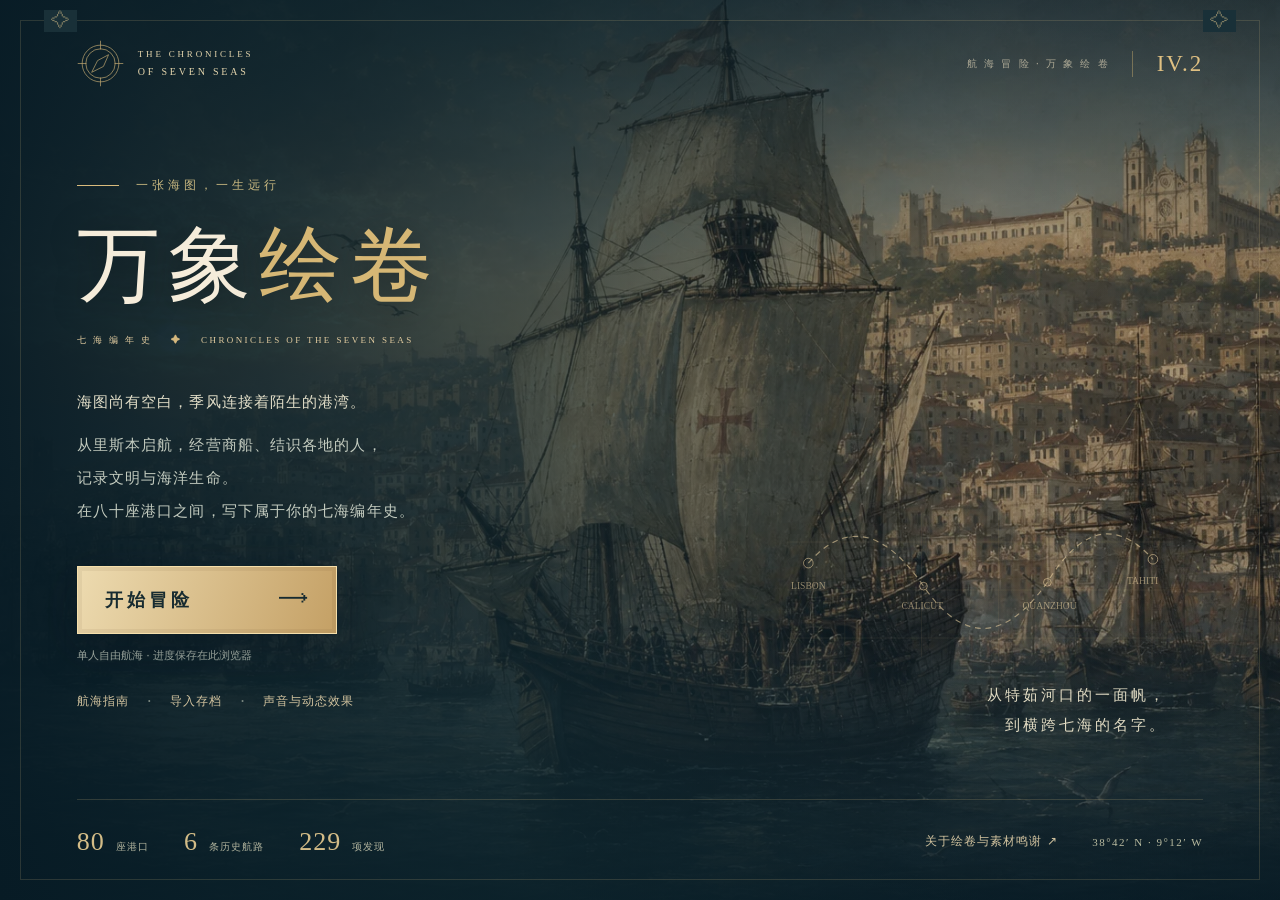
<file: index.html>
<!doctype html>
<html lang="zh-CN">
<head>
 <meta charset="utf-8"><meta name="viewport" content="width=device-width,initial-scale=1,viewport-fit=cover">
 <meta name="theme-color" content="#0b2028"><meta name="description" content="从里斯本启航，在80座港口之间经营商船、聆听历史、发现文明与海洋生命。免费单人航海冒险，本地保存进度。">
 <meta property="og:title" content="万象绘卷 · 航海家之书"><meta property="og:description" content="海图尚有空白，世界等待你的下一次扬帆。80座港口，160段城市篇章，六条历史航路，229项发现。"><meta property="og:type" content="website"><meta property="og:image" content="assets/legacy-harbor.f3a52f6e3a164f05.webp">
 <title>万象绘卷 · 航海家之书</title><link rel="icon" href="data:image/svg+xml,%3Csvg xmlns='http://www.w3.org/2000/svg' viewBox='0 0 64 64'%3E%3Crect width='64' height='64' rx='14' fill='%230b2028'/%3E%3Ccircle cx='32' cy='32' r='24' fill='none' stroke='%23d3b574'/%3E%3Cpath d='M43 18 36 36 20 46 27 27Z' fill='%23d3b574'/%3E%3C/svg%3E">
 <style>:root{color-scheme:dark;--title-gold:#d9bb7d;--title-cream:#f2e9d5;--title-ink:#091b24;--title-serif:"Palatino Linotype","Songti SC","Noto Serif CJK SC","SimSun",serif}
*{box-sizing:border-box}[hidden]{display:none!important}body{margin:0;background:var(--title-ink);color:var(--title-cream)}body.at-title{overflow:auto!important;font-family:system-ui,"Microsoft YaHei",sans-serif}button,a,input{touch-action:manipulation}button{font:inherit}button:focus-visible,a:focus-visible,input:focus-visible{outline:2px solid #ffe1a0;outline-offset:5px}button:disabled{cursor:wait;opacity:.6}
.title-screen{position:relative;isolation:isolate;min-height:100svh;overflow:hidden;padding:40px 6vw 26px;background:#0b2028}.title-scene,.title-frame,.title-painting,.title-vignette,.title-water,.title-mist{position:absolute;inset:0;pointer-events:none}.title-scene{z-index:-2;overflow:hidden}.title-painting{background:url('assets/legacy-harbor.f3a52f6e3a164f05.webp') center 48%/cover no-repeat;animation:title-drift 32s ease-in-out infinite alternate;filter:saturate(.76);transform:scale(1.04)}.title-vignette{background:linear-gradient(90deg,#071b25f7 0%,#0a2029dc 21%,#0d242cab 42%,#1027301a 77%),linear-gradient(0deg,#071a24f5 0%,#081b2540 33%,#071c2233 70%,#061822b8 100%)}.title-water{inset:66% -20% -15%;background:repeating-linear-gradient(174deg,transparent 0 24px,#ffdfaf0d 25px,transparent 28px 56px);filter:blur(2px);animation:water-drift 13s linear infinite}.title-mist{inset:36% -30% -20%;opacity:.35;background:radial-gradient(ellipse at 28% 75%,#d8e6d755,transparent 45%),radial-gradient(ellipse at 70% 60%,#c2d9d535,transparent 39%);filter:blur(32px);animation:mist-drift 24s ease-in-out infinite alternate}.mist-two{animation-delay:-17s;animation-duration:39s;opacity:.3;transform:scaleX(-1)}.title-frame{inset:20px;border:1px solid #d7be812b;z-index:-1}.title-frame:before,.title-frame:after{content:'✧';position:absolute;top:-11px;color:#dfc58a88;background:#193038;padding:0 7px;font:19px Georgia}.title-frame:before{left:23px}.title-frame:after{right:23px}.title-masthead{display:flex;align-items:center;justify-content:space-between;gap:25px}.title-wordmark{display:flex;align-items:center;gap:14px;text-decoration:none;color:#e4d5ad;letter-spacing:2.8px;font:9px/1.8 Georgia}.title-wordmark svg{height:47px;width:47px;fill:none;stroke:#c9ad74;stroke-width:.9}.title-wordmark b{font-weight:400;font-size:10px}.title-edition{display:flex;align-items:center;gap:22px;color:#e4d9bbad;font-size:10px;letter-spacing:2px}.title-edition i{font:23px Georgia;color:#dfc082;border-left:1px solid #e1be7460;padding-left:24px}.title-content{max-width:650px;margin:7vh 0 6vh;position:relative}.title-kicker{display:flex;align-items:center;gap:17px;font-size:12px;letter-spacing:4px;color:#c9b880;margin-bottom:22px}.title-kicker>span{width:42px;height:1px;background:var(--title-gold)}.title-content h1{font:clamp(58px,6.5vw,100px)/1.18 var(--title-serif);letter-spacing:8px;margin:0 0 18px;color:#f5ecda;font-weight:500;text-shadow:0 5px 35px #0006}.title-content h1 span{color:#d6b775}.title-subtitle{font:9px/1.8 Georgia,serif;letter-spacing:2.4px;color:#e2cca0}.title-subtitle b{padding:0 14px;color:#d5b77d}.title-story{margin:32px 0 30px;color:#c3cbbf;font:15px/2.2 var(--title-serif);letter-spacing:1.1px}.title-story p{margin:0 0 10px}.title-story p:first-child{color:#e3dfc9}.title-primary-row{display:flex;align-items:center;gap:25px;flex-wrap:wrap}.title-screen button{cursor:pointer;border:0}.title-start{position:relative;min-width:260px;display:flex;align-items:center;justify-content:space-between;gap:70px;padding:18px 27px;background:linear-gradient(110deg,#eddbb0,#c4a065);color:#172b30;border:1px solid #f5dfab!important;font:18px var(--title-serif)!important;font-weight:600!important;letter-spacing:4px;box-shadow:0 12px 45px #020b1759,inset 0 0 0 4px #59422012;transition:transform .25s,box-shadow .25s}.title-start:hover{transform:translateY(-2px);box-shadow:0 12px 45px #d7b56a25}.title-start>span:last-child{font:30px/1 Georgia;letter-spacing:0}.title-minor,.title-actions button,.title-footer button{padding:8px 0;background:none;color:#d2c39f;font-size:12px;letter-spacing:1px}.title-minor{text-decoration:underline;text-underline-offset:6px}.title-status{font-size:11px;line-height:1.7;color:#a8b3a9;margin:13px 0 19px;min-height:18px}.title-status.problem{color:#f0c496}.title-actions{display:flex;align-items:center;gap:18px;flex-wrap:wrap}.title-actions span{color:#76837c}.title-actions button:hover,.title-footer button:hover,.title-minor:hover{color:#ffe6b0}.title-save{display:flex;gap:14px;align-items:center;border-left:1px solid #cfb98066;padding:5px 0 5px 14px;margin:0 0 24px;color:#e4dabf}.title-save strong{font:15px var(--title-serif)}.title-save p{margin:6px 0 0;font-size:11px;color:#a4b5ae}.save-sigil{font:30px Georgia;color:var(--title-gold)}.title-chart{position:absolute;right:7vw;bottom:160px;width:min(33vw,440px);color:#e9d1a094}.title-chart svg{width:100%;height:auto}.chart-grid{opacity:.22;stroke-width:.6}.chart-route{stroke-dasharray:6 5;stroke-width:1.2;animation:route-flow 15s linear infinite}.title-chart p{text-align:right;font:15px/2 var(--title-serif);letter-spacing:3px;margin:0 23px 0 0;color:#e0dac2}.title-footer{display:flex;align-items:center;gap:34px;border-top:1px solid #cbb67e33;padding-top:25px;font-size:10px;color:#b2b49e;letter-spacing:1px}.title-counts{display:flex;gap:35px;flex:1}.title-counts span{white-space:nowrap}.title-counts b{font:26px Georgia;color:#d3bc87;padding-right:7px}.title-coordinate{font:11px Georgia;letter-spacing:1.5px;color:#b9bba0}.title-transition{position:fixed;inset:0;z-index:10000;display:flex;flex-direction:column;justify-content:center;align-items:center;background:radial-gradient(ellipse,#243c43,#081922 70%);color:#ead8ad}.transition-rose{font:90px Georgia;animation:rose-turn 9s linear infinite}.title-transition p{font:24px var(--title-serif);letter-spacing:7px}.title-transition small{color:#9baaa4;letter-spacing:3px}.title-dialog{padding:25px 30px 30px;max-width:min(620px,calc(100vw - 32px));max-height:85svh;border:1px solid #ac925a;background:linear-gradient(140deg,#213841,#11262f);color:#e5dfc9;box-shadow:0 25px 100px #000a;font-size:14px;line-height:1.9}.title-dialog::backdrop{background:#04121be6;backdrop-filter:blur(8px)}.title-dialog-head{display:flex;justify-content:space-between;align-items:center;color:#bca879;font-size:10px;letter-spacing:3px}.title-dialog button{cursor:pointer;background:transparent;color:#e2c78f;border:1px solid #ba9e615e;padding:10px 16px;margin:6px 6px 0 0;font:inherit}.title-dialog-head button{border:0;font-size:28px;padding:0 5px;margin:0}.title-dialog h2{font:26px var(--title-serif);color:#f0dfb8;letter-spacing:2px}.title-dialog h3{font:17px var(--title-serif);margin:20px 0 5px;color:#e0c995}.title-dialog p{color:#b7c7bf}.title-dialog ol{padding-left:22px}.title-dialog li{padding-left:6px;margin:13px 0}.title-dialog a{color:#ead2a0}.title-dialog .launch-confirm{background:#cfb27a;color:#112630}.title-dialog label{display:flex;align-items:center;gap:14px;padding:17px 0;border-bottom:1px solid #aeb9a51c;cursor:pointer}.title-dialog input{accent-color:#cfb27a;width:20px;height:20px;flex:none}.title-dialog label small{display:block;color:#9cafa7;font-size:12px}.title-noscript{position:fixed;bottom:0;left:0;right:0;padding:20px;background:#132933;z-index:20000;text-align:center}.at-title #toasts,.at-title .world-fx,.at-title #discoveryNotice{display:none!important}.at-title #gameRoot{display:none!important}#gameRoot{height:100dvh}.title-paused .title-screen *,.title-paused .title-transition *,.title-static .title-screen *,.title-static .title-transition *{animation-play-state:paused!important}.title-static .title-painting{transform:none}.title-static .title-mist,.title-static .title-water{display:none}
@keyframes title-drift{from{transform:scale(1.04) translateX(0)}to{transform:scale(1.09) translateX(-1%)}}@keyframes mist-drift{from{translate:-5% 0}to{translate:8% -3%}}@keyframes water-drift{to{transform:translateY(56px) translateX(30px)}}@keyframes route-flow{to{stroke-dashoffset:-220}}@keyframes rose-turn{to{transform:rotate(360deg)}}
@media(min-height:900px) and (min-width:1000px){.title-content{margin-top:10vh;margin-bottom:9vh}.title-story{margin-top:38px;margin-bottom:38px}}
@media(max-width:1050px){.title-chart{width:31vw;bottom:175px;opacity:.8}.title-coordinate{display:none}.title-content{max-width:590px}.title-vignette{background:linear-gradient(90deg,#071b25f7,#0a2029d0 38%,#0d242c55),linear-gradient(0deg,#071a24 0%,transparent 90%)}}
@media(max-width:700px){.title-screen{padding:27px 26px 25px;min-height:100svh}.title-frame{inset:12px}.title-masthead{gap:12px}.title-wordmark{gap:10px;font-size:7px;letter-spacing:1.8px}.title-wordmark b{font-size:8px}.title-wordmark svg{width:36px;height:36px}.title-edition{font-size:8px;letter-spacing:0;gap:10px}.title-edition i{padding-left:10px;font-size:20px}.title-painting{background-position:60% center}.title-vignette{background:linear-gradient(90deg,#071b25ef,#0a2029a6),linear-gradient(0deg,#071a24 0%,#071a24aa 28%,transparent 100%)}.title-content{margin:8vh 0 40px;max-width:none}.title-kicker{font-size:10px;letter-spacing:3px;margin-bottom:22px}.title-content h1{font-size:62px;letter-spacing:5px;margin-bottom:18px}.title-subtitle{font-size:7px;letter-spacing:1.2px}.title-subtitle b{padding:0 7px}.title-story{font-size:14px;line-height:2.2;letter-spacing:.5px;margin:27px 0}.title-start{min-width:245px;width:100%;padding:17px 23px;font-size:17px!important}.title-primary-row{gap:9px}.title-minor{font-size:11px}.title-actions{gap:12px}.title-actions button{font-size:11px}.title-chart{display:none}.title-footer{gap:16px;flex-wrap:wrap;padding-top:19px}.title-counts{gap:18px;flex-basis:100%;justify-content:space-between}.title-counts b{font-size:24px}.title-footer button{font-size:10px}.title-status{font-size:10px}.desktop-break{display:none}.title-dialog{padding:20px}.title-save{margin-bottom:18px}.title-save strong{font-size:14px}}
@media(prefers-reduced-motion:reduce){.title-screen *,.title-transition *{animation:none!important;transition:none!important}.title-mist,.title-water{display:none}}
</style>
 <link id="deferredGameStyles">
</head>
<body class="at-title">
 <section id="titleScreen" class="title-screen" aria-labelledby="adventureTitle">
  <div class="title-scene" aria-hidden="true"><div class="title-painting"></div><div class="title-water"></div><div class="title-mist mist-one"></div><div class="title-mist mist-two"></div><div class="title-vignette"></div></div>
  <div class="title-frame" aria-hidden="true"></div>
  <header class="title-masthead"><a class="title-wordmark" href="#adventureTitle"><svg viewBox="0 0 64 64" aria-hidden="true"><circle cx="32" cy="32" r="25"/><circle cx="32" cy="32" r="20"/><path d="M32 1v12m0 38v12M1 32h12m38 0h12M43 20 36 36 20 44 28 28Z"/></svg><span>THE CHRONICLES<br><b>OF SEVEN SEAS</b></span></a><span class="title-edition">航 海 冒 险 · 万 象 绘 卷 <i>IV.2</i></span></header>
  <main class="title-content">
   <p class="title-kicker"><span></span> 一张海图，一生远行</p>
   <h1 id="adventureTitle">万象<span>绘卷</span></h1>
   <p class="title-subtitle">七 海 编 年 史 <b>✦</b> CHRONICLES OF THE SEVEN SEAS</p>
   <div class="title-story"><p>海图尚有空白，季风连接着陌生的港湾。</p><p>从里斯本启航，经营商船、结识各地的人，<br class="desktop-break">记录文明与海洋生命。<br>在八十座港口之间，写下属于你的七海编年史。</p></div>
   <div class="title-save" id="titleSave" hidden><span class="save-sigil">✧</span><div><strong id="titleSaveLabel"></strong><p id="titleSaveDetail"></p></div></div>
   <div class="title-primary-row"><button id="startAdventure" class="title-start"><span id="startLabel">开始冒险</span><span aria-hidden="true">⟶</span></button><button id="newAdventure" class="title-minor" hidden>开始新冒险</button></div>
   <p id="titleStatus" class="title-status" role="status" aria-live="polite">单人自由航海 · 进度保存在此浏览器</p>
   <nav class="title-actions" aria-label="冒险准备"><button data-title="guide">航海指南</button><span>·</span><button data-title="import">导入存档</button><span>·</span><button data-title="preferences">声音与动态效果</button></nav>
  </main>
  <aside class="title-chart" aria-label="航海世界"><svg viewBox="0 0 440 190" aria-hidden="true"><g fill="none" stroke="currentColor"><path class="chart-grid" d="M20 50h400M20 100h400M20 150h400M80 20v150m80-150v150m80-150v150m80-150v150m80-150v150"/><path class="chart-route" d="M42 72Q100 6 162 96T291 92Q344 5 401 68"/><circle cx="42" cy="72" r="5"/><circle cx="162" cy="96" r="4"/><circle cx="291" cy="92" r="4"/><circle cx="401" cy="68" r="5"/></g><g fill="currentColor" font-size="10" font-family="Georgia"><text x="24" y="99">LISBON</text><text x="139" y="120">CALICUT</text><text x="265" y="120">QUANZHOU</text><text x="374" y="94">TAHITI</text></g></svg><p>从特茹河口的一面帆，<br>到横跨七海的名字。</p></aside>
  <footer class="title-footer"><div class="title-counts"><span><b>80</b> 座港口</span><span><b>6</b> 条历史航路</span><span><b>229</b> 项发现</span></div><button data-title="credits">关于绘卷与素材鸣谢 ↗</button><span class="title-coordinate">38°42′ N · 9°12′ W</span></footer>
 </section>
 <div id="gameRoot" hidden></div><template id="gameTemplate"><div class="app">
 <header class="topbar">
  <div class="brand"><div class="brand-mark" data-icon="compass"></div><div><h1>大航海时代<span>风与黄金</span></h1><p>THE AGE OF SAIL <b>·</b> WINDS & GOLD</p></div></div>
  <div class="resource-strip"><div class="resource money"><i data-icon="coin"></i><div><small>持有金币</small><strong id="gold">6,000</strong></div><span class="unit">G</span></div><div class="resource"><i data-icon="anchor"></i><div><small>航海补给</small><strong id="supplies">160 <em>/ 240</em></strong></div></div><div class="resource"><i data-icon="crew"></i><div><small>船员 / 士气</small><strong id="crew">24 <em>/ 86%</em></strong></div></div><div class="resource fame"><i data-icon="star"></i><div><small>航海声望</small><strong id="fame">0</strong></div></div></div>
  <div class="header-actions"><button class="icon-btn" id="soundButton" title="开启海风与音乐" aria-label="开启声音" data-icon="soundoff"></button><button class="icon-btn" id="saveButton" title="保存航程" aria-label="保存游戏" data-icon="save"></button><button class="icon-btn" id="helpButton" title="航海指南" aria-label="打开帮助" data-icon="help"></button></div>
 </header>
 <div class="workspace">
  <nav class="navrail" aria-label="主导航"><button class="nav-item active" data-view="map"><i data-icon="map"></i><span>海图</span></button><button class="nav-item" data-view="trade"><i data-icon="trade"></i><span>贸易</span></button><button class="nav-item" data-view="fleet"><i data-icon="ship"></i><span>舰队</span></button><button class="nav-item" data-view="quests"><i data-icon="scroll"></i><span>委托</span></button><button class="nav-item" data-view="journal"><i data-icon="book"></i><span>日志</span></button><div class="nav-spacer"></div><button class="nav-item" id="settingsButton"><i data-icon="settings"></i><span>设置</span></button><div class="rail-year">15<br>00</div></nav>
  <aside class="port-panel">
   <div class="section-label"><span>当前停泊港</span><span class="live-dot">港内</span></div>
   <div class="harbor-art"><img src="assets/legacy-harbor.f3a52f6e3a164f05.webp" alt="晨光中停泊在里斯本港的帆船"/><div class="art-shade"></div><span class="port-coordinate" id="portCoordinate">38°42′ N · 9°12′ W</span><div class="port-title"><span id="portNation">葡萄牙王国</span><h2 id="portName">里斯本</h2><p id="portEnglish">LISBON</p></div></div>
   <div class="port-body"><p id="portDescription" class="port-desc"></p><div class="port-meta"><span><i data-icon="trade"></i> 特产</span><strong id="portSpecial">葡萄酒</strong></div><div class="port-meta"><span><i data-icon="wind"></i> 今日海况</span><strong id="weatherText">东北风 · 风平浪静</strong></div>
   <div class="section-label facility-title">港口设施 <span>PORT SERVICES</span></div>
   <button class="facility" data-action="trade"><i data-icon="trade"></i><div><strong>交易所</strong><span>买卖货物 · 寻找商机</span></div><b>›</b></button>
   <button class="facility" data-action="shipyard"><i data-icon="ship"></i><div><strong>造船厂</strong><span>修理船体 · 改装船只</span></div><b>›</b></button>
   <button class="facility" data-action="tavern"><i data-icon="tavern"></i><div><strong>酒馆</strong><span>招募船员 · 打听消息</span></div><b>›</b></button>
   <button class="supply-button" id="supplyButton"><i data-icon="anchor"></i><span>补满航海物资</span><b id="supplyCost">240 G</b></button>
   </div><div class="captain-mini"><div class="captain-seal">A</div><div><strong>阿尔瓦罗 · 德·索萨</strong><span id="captainRank">初出茅庐的航海家</span></div><span class="captain-star">✦</span></div>
  </aside>
  <main class="map-workspace">
   <div class="map-header"><div><i data-icon="map"></i><span>世界海图</span><small>CHARTA MARINA</small></div><button id="portListButton" class="text-button">港口索引 <i data-icon="chevron"></i></button></div>
   <div class="map-stage" id="mapStage"><canvas id="worldMap" aria-label="世界海图，可拖动缩放并点击港口选择航线"></canvas>
    <div class="map-topline"><span><b class="live-dot"></b> <span id="seaLocation">北大西洋 · 东部海域</span></span><span id="discoveryCount">已发现 1 / 21 港口</span></div>
    <div class="tutorial" id="tutorial"><i data-icon="compass"></i><div><strong>世界在海的另一边。</strong><p>点击海图上的港口，规划你的第一段航程。</p></div><button id="dismissTutorial" aria-label="关闭提示">×</button></div>
    <div class="map-legend"><span><b class="legend-dot home"></b> 当前港口</span><span><b class="legend-dot known"></b> 已发现</span><span><b class="legend-dot unknown"></b> 未探索</span></div>
    <div class="zoom-controls"><button id="zoomIn" aria-label="放大地图">＋</button><button id="zoomOut" aria-label="缩小地图">−</button><span></span><button id="centerMap" aria-label="定位船只" title="定位船只" data-icon="target"></button><button id="worldView" aria-label="世界全图" title="世界全图" data-icon="globe"></button></div>
    <div class="map-scale"><span></span><small id="mapScale">500 海里</small></div>
    <div id="mapTooltip" class="map-tooltip" hidden></div>
    <div class="voyage-banner" id="voyageBanner" hidden><div class="voyage-heading"><i data-icon="ship"></i><strong id="voyageTitle">正在航行</strong><button id="pauseVoyage" title="暂停航行">暂停</button><button id="speedVoyage" title="航行速度">1×</button></div><div class="progress-track"><span id="voyageProgress"></span></div><p id="voyageStatus"></p></div>
   </div>
   <section class="route-panel" id="routePanel"><div class="route-info"><div class="eyebrow">下一段旅程 <span id="routeRegion">选择目的地</span></div><div class="route-names"><span id="routeFrom">里斯本</span><i data-icon="route"></i><strong id="routeTo">驶向未知</strong></div><p id="routeHint">点击港口，或从港口索引中选择目的地</p></div><div class="route-metrics"><div><small>预计航程</small><strong id="routeDays">—<em> 天</em></strong></div><div><small>消耗补给</small><strong id="routeSupply">—<em> 单位</em></strong></div></div><button class="primary sail-button" id="sailButton" disabled><i data-icon="ship"></i><span>扬帆起航</span><b>→</b></button></section>
  </main>
  <aside class="right-panel"><section class="date-card"><span class="eyebrow">船长历</span><div><strong id="gameDate">1500 年 6 月 1 日</strong><i data-icon="sun"></i></div><p><span id="dayCount">旅程第 1 天</span><span id="season">夏 · 顺风时节</span></p></section>
   <section class="ship-card"><div class="section-label">旗舰 <button class="text-button" data-action="fleet">详情 ↗</button></div><div class="ship-art" id="shipArt"></div><h3>圣加布里埃尔号</h3><p class="ship-type">CARAVEL <span>轻型卡拉维尔帆船</span></p><div class="stat-row"><span>船体耐久</span><strong id="hullLabel">100 / 100</strong></div><div class="meter"><span id="hullBar"></span></div><div class="stat-row cargo-stat"><span>货舱占用</span><strong id="cargoLabel">0 / 80</strong></div><div class="meter gold-meter"><span id="cargoBar"></span></div><div class="ship-mini-stats"><span><i data-icon="wind"></i><b id="shipSpeed">8.0</b> 节</span><span><i data-icon="battle"></i><b id="shipGuns">8</b> 门炮</span></div></section>
   <section class="quest-preview"><div class="section-label">航海委托 <button class="text-button" data-action="quests">全部 ↗</button></div><div id="nextQuest"></div></section>
   <section class="log-preview"><div class="section-label">航海日志 <i data-icon="book"></i></div><div id="recentLogs"></div></section>
   <div class="right-footer"><span class="live-dot">自动记录航程</span><span>✧</span></div>
  </aside>
 </div>
 <footer class="statusbar"><span><b>✦</b> 愿季风与你同在，船长。</span><span id="statusMessage">拖动探索海图 · 滚轮缩放 · 空格暂停航行</span><span>风与黄金 <b>·</b> 1.0</span></footer>
</div>
<div class="modal-overlay" id="modalOverlay" hidden><section class="modal" id="modal" role="dialog" aria-modal="true" aria-labelledby="modalTitle"><div class="modal-header"><div><span class="eyebrow" id="modalEyebrow">CAPTAIN'S DESK</span><h2 id="modalTitle"></h2></div><button class="icon-btn close-modal" id="closeModal" aria-label="关闭窗口">×</button></div><div id="modalBody" class="modal-body"></div></section></div>
<div id="toasts" class="toasts" role="status" aria-live="polite"></div>
<input type="file" id="importFile" accept="application/json,.json" hidden></template>
 <div class="title-transition" id="titleTransition" hidden aria-live="polite"><div class="transition-rose">✧</div><p>正在展开海图</p><small>愿季风与你同在，船长。</small></div>
 <dialog id="titleDialog" class="title-dialog" aria-labelledby="titleDialogHeading"><div class="title-dialog-head"><span>启 航 之 前</span><button id="closeTitleDialog" aria-label="关闭">×</button></div><h2 id="titleDialogHeading"></h2><div id="titleDialogBody"></div></dialog>
 <input id="titleImport" type="file" accept="application/json,.json" hidden>
 <noscript><div class="title-noscript">这段航海冒险需要启用 JavaScript。启用后重新打开页面即可开始。</div></noscript>
 
 <script id="runtimeConfig" type="application/json">{"version":4,"release":"4.2","ports":{"lisbon":"里斯本","seville":"塞维利亚","madeira":"马德拉","london":"伦敦","amsterdam":"阿姆斯特丹","marseille":"马赛","venice":"威尼斯","athens":"雅典","alexandria":"亚历山大","canary":"加那利","elmina":"埃尔米纳","cape":"好望角","zanzibar":"桑给巴尔","calicut":"卡利卡特","goa":"果阿","malacca":"马六甲","macau":"澳门","nagasaki":"长崎","santo":"圣多明各","havana":"哈瓦那","azores":"亚速尔","ceuta":"休达","guangzhou":"广州","zhangzhou":"漳州月港","fuzhou":"福州","wenzhou":"温州","ningbo":"宁波","hangzhou":"杭州湾","shanghai":"上海浦","dengzhou":"登州","haikou":"海口","hakata":"博多","hirado":"平户","kagoshima":"鹿儿岛","shimonoseki":"下关","osaka":"大坂","edo":"江户","naha":"那霸","porto":"波尔图","bordeaux":"波尔多","plymouth":"普利茅斯","dublin":"都柏林","bergen":"卑尔根","copenhagen":"哥本哈根","stockholm":"斯德哥尔摩","danzig":"但泽","genoa":"热那亚","naples":"那不勒斯","tunis":"突尼斯","algiers":"阿尔及尔","istanbul":"伊斯坦布尔","rhodes":"罗得岛","beirut":"贝鲁特","mogadishu":"摩加迪沙","mombasa":"蒙巴萨","kilwa":"基尔瓦","mozambiquePort":"莫桑比克岛","aden":"亚丁","muscat":"马斯喀特","hormuz":"霍尔木兹","surat":"苏拉特","cochin":"科钦","galle":"加勒","aceh":"亚齐","bantam":"万丹","manila":"马尼拉","ternate":"特尔纳特","quanzhou":"泉州","sakai":"堺","salvador":"萨尔瓦多","rio":"里约热内卢","buenos":"布宜诺斯艾利斯","cartagena":"卡塔赫纳","veracruz":"韦拉克鲁斯","sanjuan":"圣胡安","stjohn":"圣约翰斯","valparaiso":"瓦尔帕莱索","callao":"卡亚俄","ushuaia":"火地岛锚地","tahiti":"塔希提"},"style":"assets/game.5182401880c0b365.css","runtime":"assets/game.5c873a3a278a0f8d.js"}</script><script>/* The title reads summaries only. No game code, time or autosave before entry. */
(()=>{
 'use strict';
 const config=JSON.parse(document.getElementById('runtimeConfig').textContent),SAVE='winds-and-gold-save-v1',PREF='seven-seas-preferences-v4';
 const $=id=>document.getElementById(id),dialog=$('titleDialog');
 let prefs={sound:false,motion:!matchMedia('(prefers-reduced-motion: reduce)').matches,instantText:false},snapshot=null,loading=false,runtimePromise=null,pendingImport=null,storageReadable=true;
 const diagnostics=window.VoyageDiagnostics={version:4,errors:[],resources:[],runtimeLoads:0,entries:0};
 window.addEventListener('error',e=>{if(e.target!==window){diagnostics.resources.push({tag:e.target.tagName,url:e.target.src||e.target.href||''});}else diagnostics.errors.push(String(e.message));},true);
 window.addEventListener('unhandledrejection',e=>diagnostics.errors.push(String(e.reason?.message||e.reason)));
 try{const saved=JSON.parse(localStorage.getItem(PREF)||'null');if(saved)for(const key of Object.keys(prefs))if(typeof saved[key]==='boolean')prefs[key]=saved[key];}catch{}
 function applyPreferences(){document.body.classList.toggle('title-static',!prefs.motion);}
 function setPreference(key,value){if(!(key in prefs))return;prefs[key]=!!value;applyPreferences();try{localStorage.setItem(PREF,JSON.stringify(prefs));}catch{}}
 function status(text,problem=false){$('titleStatus').textContent=text;$('titleStatus').classList.toggle('problem',problem);}
 function readSnapshot(){
  let raw;try{raw=localStorage.getItem(SAVE);storageReadable=true;}catch{storageReadable=false;return{error:'此浏览器暂不允许读取本地存档。进入后请使用导出功能保存航程。',raw:null};}
  if(!raw)return null;
  try{const data=JSON.parse(raw);if(!data||!config.ports[data.port]||!Number.isFinite(data.day)||!Array.isArray(data.visited))throw Error();return{raw,data};}
  catch{return{raw,error:'旧存档未能读取，原始数据已保留。你可以先导出备份，再导入存档或开始新冒险。'};}
 }
 function refreshTitle(){
  snapshot=readSnapshot();$('titleSave').hidden=!snapshot?.data;$('newAdventure').hidden=!snapshot?.data;
  $('startLabel').textContent=snapshot?.data?'继续航程':snapshot?.error&&snapshot.raw?'处理旧存档':'开始冒险';
  if(snapshot?.data){const s=snapshot.data;const date=new Date(Date.UTC(1500,5,1+s.day));$('titleSaveLabel').textContent=(s.voyage?'海上 · 前往 '+(config.ports[s.voyage.to]||'目的地'):'停泊 · '+config.ports[s.port]);$('titleSaveDetail').textContent=date.getUTCFullYear()+' 年 '+(date.getUTCMonth()+1)+' 月 '+date.getUTCDate()+' 日 · 已到访 '+s.visited.length+' / 80 港口';}
  status(snapshot?.error||'单人自由航海 · 进度保存在此浏览器',!!snapshot?.error);
 }
 function showDialog(title,html){$('titleDialogHeading').textContent=title;$('titleDialogBody').innerHTML=html;if(!dialog.open)dialog.showModal();}
 function downloadRaw(raw,name='七海编年史-存档备份.json'){if(!raw){status('暂无可导出的本地存档。');return;}const url=URL.createObjectURL(new Blob([raw],{type:'application/json'})),a=document.createElement('a');a.href=url;a.download=name;a.click();setTimeout(()=>URL.revokeObjectURL(url),2000);}
 function backupBeforeReplace(){let raw;try{raw=localStorage.getItem(SAVE);}catch{return;}if(!raw)return;try{localStorage.setItem(SAVE+'-backup-'+Date.now(),raw);}catch{throw Error('浏览器无法保存覆盖前的备份。请先导出原存档并释放本地存储空间，再继续。');}}
 function confirmNew(){showDialog('让新的航程翻开第一页',`<p>新冒险将从里斯本开始，并替代此网址的当前存档。你可以先导出备份，之后随时导入继续原来的航程。</p><p>确认后也会在浏览器内保留一份覆盖前备份。</p><button data-title="export">导出原存档</button><button data-title="cancel">保留原航程</button><button class="launch-confirm" data-title="confirm-new">确认开始新冒险</button>`);}
 async function loadRuntime(){
  if(window.SailingRuntime)return;
  if(runtimePromise)return runtimePromise;
  diagnostics.runtimeLoads++;
  runtimePromise=(async()=>{
   if(!$('gameRoot').childElementCount)$('gameRoot').append($('gameTemplate').content.cloneNode(true));
   const style=$('deferredGameStyles');if(style?.tagName==='TEMPLATE'){document.head.append(style.content.cloneNode(true));style.remove();}
   else if(style){await new Promise((resolve,reject)=>{if(style.dataset.loaded)return resolve();style.onload=()=>{style.dataset.loaded='1';resolve();};style.onerror=()=>reject(Error('游戏样式加载失败，请重试。'));style.rel='stylesheet';style.href=config.style;});}
   // Artwork custom properties are consumed in inline styles. Resolve their URLs
   // against the external stylesheet once, so both CSS and inline users agree.
   if(config.style){const root=document.documentElement,computed=getComputedStyle(root),base=new URL(config.style,document.baseURI);for(let i=0;i<computed.length;i++){const name=computed[i];if(!name.startsWith('--art-'))continue;const value=computed.getPropertyValue(name),match=value.match(/url\(["']?([^"')]+)["']?\)/);if(match)root.style.setProperty(name,`url("${new URL(match[1],base).href}")`);}}
   await new Promise((resolve,reject)=>{const inline=$('deferredGameRuntime'),script=document.createElement('script');script.id='activeGameRuntime';if(inline){script.textContent=inline.textContent;document.body.append(script);resolve();}else{script.src=config.runtime;script.onload=resolve;script.onerror=()=>{script.remove();reject(Error('游戏内容加载失败，请检查连接后重试。'));};document.body.append(script);}});
   if(!window.SailingRuntime)throw Error('游戏未能初始化，请刷新重试。原存档未被修改。');
  })();
  try{await runtimePromise;}catch(error){runtimePromise=null;throw error;}
 }
 async function enter(mode){
  if(loading)return;loading=true;$('startAdventure').disabled=true;$('newAdventure').disabled=true;
  status('正在准备你的航程…');$('titleTransition').hidden=false;if(dialog.open)dialog.close();
  try{
   await loadRuntime();
   // Read again after loading, in case another tab saved while assets arrived.
   let candidate=null;if(mode==='continue'||mode==='first'){const latest=readSnapshot();if(mode==='continue'||latest){if(!latest?.data)throw Error(latest?.error||'没有可继续的存档。');candidate=window.SailingRuntime.validate(latest.data);}}
   if(mode==='import'){if(!pendingImport)throw Error('尚未选择存档。');candidate=window.SailingRuntime.validate(pendingImport);}
   if(mode==='new'||mode==='import')backupBeforeReplace();
   if(prefs.motion)await new Promise(resolve=>setTimeout(resolve,450));
   $('gameRoot').hidden=false;document.body.classList.remove('at-title');
   window.SailingRuntime.start(candidate,prefs);diagnostics.entries++;pendingImport=null;
   $('titleScreen').hidden=true;document.body.classList.add('title-paused');
   document.getElementById('portListButton')?.focus();
  }catch(error){$('gameRoot').hidden=true;document.body.classList.add('at-title');$('titleScreen').hidden=false;status(error.message,true);if(mode==='continue')showDialog('存档需要处理',`<p>完整校验没有通过。原始存档仍然保留，建议先导出，再尝试其他存档。</p><button data-title="export">导出原存档</button><button data-title="new">开始新冒险</button><button data-title="cancel">返回标题</button>`);}
  finally{loading=false;$('startAdventure').disabled=false;$('newAdventure').disabled=false;$('titleTransition').hidden=true;}
 }
 function preferences(){showDialog('按照你的节奏启航',`<p>声音由你主动开启。浏览器暂时不能播放时，也不影响冒险。</p><label><input type="checkbox" data-pref="sound" ${prefs.sound?'checked':''}><span>海风与航海音乐<small>进入航程后播放，可随时在右上角关闭</small></span></label><label><input type="checkbox" data-pref="motion" ${prefs.motion?'checked':''}><span>海雾、航线与过渡动画<small>关闭后保留静态主景，系统的减少动态效果设置也会生效</small></span></label><label><input type="checkbox" data-pref="instantText" ${prefs.instantText?'checked':''}><span>对话直接显示整句<small>也可随时展开当前话题的完整内容</small></span></label>`);}
 const actions={
  guide:()=>showDialog('第一段冒险，从这里开始',`<ol><li><strong>聆听城市篇章。</strong>抵港后打开“城市篇章”，与当地人物交谈，亲自接下委托。</li><li><strong>备好补给。</strong>港口的“补满航海物资”可购买食物与淡水；造船厂可以修理与升级。</li><li><strong>组织考察。</strong>在港口设施或任务目标旁进入。每次通常消耗一天、四补给，开始前会列明费用和值勤影响；结束后查看实际结果与章节进度。</li><li><strong>规划航线，扬帆出航。</strong>点击海图港口或“港口索引”。空格暂停航行；窄屏可从索引打开当前港口服务。</li><li><strong>递交与收藏。</strong>目标完成后回到篇章递交。图鉴、成就和人物册会记录沿途收获。完整对话只展示当前话题，不会替你接任务或领取奖励。</li></ol><p>此游戏以历史资料和原创剧情构成自由航海世界，跨时代图像与札记均有说明。存档保存在当前浏览器；换网址或设备时，请导出再导入。</p>`),
  preferences,import:()=>$('titleImport').click(),export:()=>{let raw;try{raw=localStorage.getItem(SAVE);}catch{}downloadRaw(raw);},new:confirmNew,'confirm-new':()=>enter('new'),cancel:()=>dialog.close(),
  'confirm-import':()=>enter('import'),
  credits:()=>showDialog('每一幅绘卷，都有来处',`<p>万象绘卷 · 航海家之书 v4.2，是一款以历史港口、海上贸易与探索收藏为主题的原创单人网页游戏。</p><p>收录 80 座港口、160 段城市篇章、6 条历史航路与 48 个航路章节、229 项图鉴、46 项成就和 92 条人物图像映射。城市四类长篇话题附有史料来源；人物与委托属于原创叙事，后世史实另作札记。</p><p>开场海港为项目保留的 AI 辅助原创绘画。画册使用公有领域或按许可标注的历史画作、照片及原创素材；部分人物的艺术借用差异有单独说明。</p><p>进入游戏，在人物册、图鉴详情与“画作与致谢”中可查看作者、原作、许可及借用说明。在线与离线版本使用同一份游戏源码。</p>`)
 };
 $('startAdventure').addEventListener('click',()=>{snapshot=readSnapshot();if(snapshot?.raw&&snapshot.error)confirmNew();else enter(snapshot?.data?'continue':'first');});
 $('newAdventure').addEventListener('click',confirmNew);$('closeTitleDialog').addEventListener('click',()=>dialog.close());
 document.addEventListener('click',event=>{const button=event.target.closest('button[data-title]');if(button&&!button.disabled&&!loading)actions[button.dataset.title]?.();});
 document.addEventListener('change',event=>{const key=event.target.dataset.pref;if(key)setPreference(key,event.target.checked);});
 $('titleImport').addEventListener('change',async event=>{const file=event.target.files[0];event.target.value='';if(!file)return;try{if(file.size>2000000)throw Error('请选择游戏导出的 JSON 存档（不超过 2 MB）。');const candidate=JSON.parse(await file.text());if(!candidate||!config.ports[candidate.port]||!Number.isFinite(candidate.day))throw Error('文件不含可识别的航程摘要。');pendingImport=candidate;showDialog('接续另一段航程',`<p>导入后会替代当前存档，确认时将进行完整校验并保留覆盖前备份。</p><p id="importSummary"></p><button data-title="export">先导出原存档</button><button data-title="cancel">取消</button><button class="launch-confirm" data-title="confirm-import">确认导入并继续</button>`);$('importSummary').textContent=config.ports[candidate.port]+' · 旅程第 '+(candidate.day+1)+' 天';}catch(error){pendingImport=null;status('导入失败：'+error.message,true);}});
 document.addEventListener('visibilitychange',()=>document.body.classList.toggle('title-paused',document.hidden||$('titleScreen').hidden));
 window.addEventListener('storage',event=>{if(event.key===SAVE&&!$('titleScreen').hidden)refreshTitle();});
 window.VoyageTitle={setPreference,returnToTitle(){if(!window.SailingRuntime?.pause())return;document.body.classList.add('at-title');document.body.classList.toggle('title-paused',document.hidden);$('gameRoot').hidden=true;$('titleScreen').hidden=false;refreshTitle();$('startAdventure').focus();},preferences:()=>({...prefs})};
 applyPreferences();refreshTitle();
})();
</script>
</body>
</html>
</file>
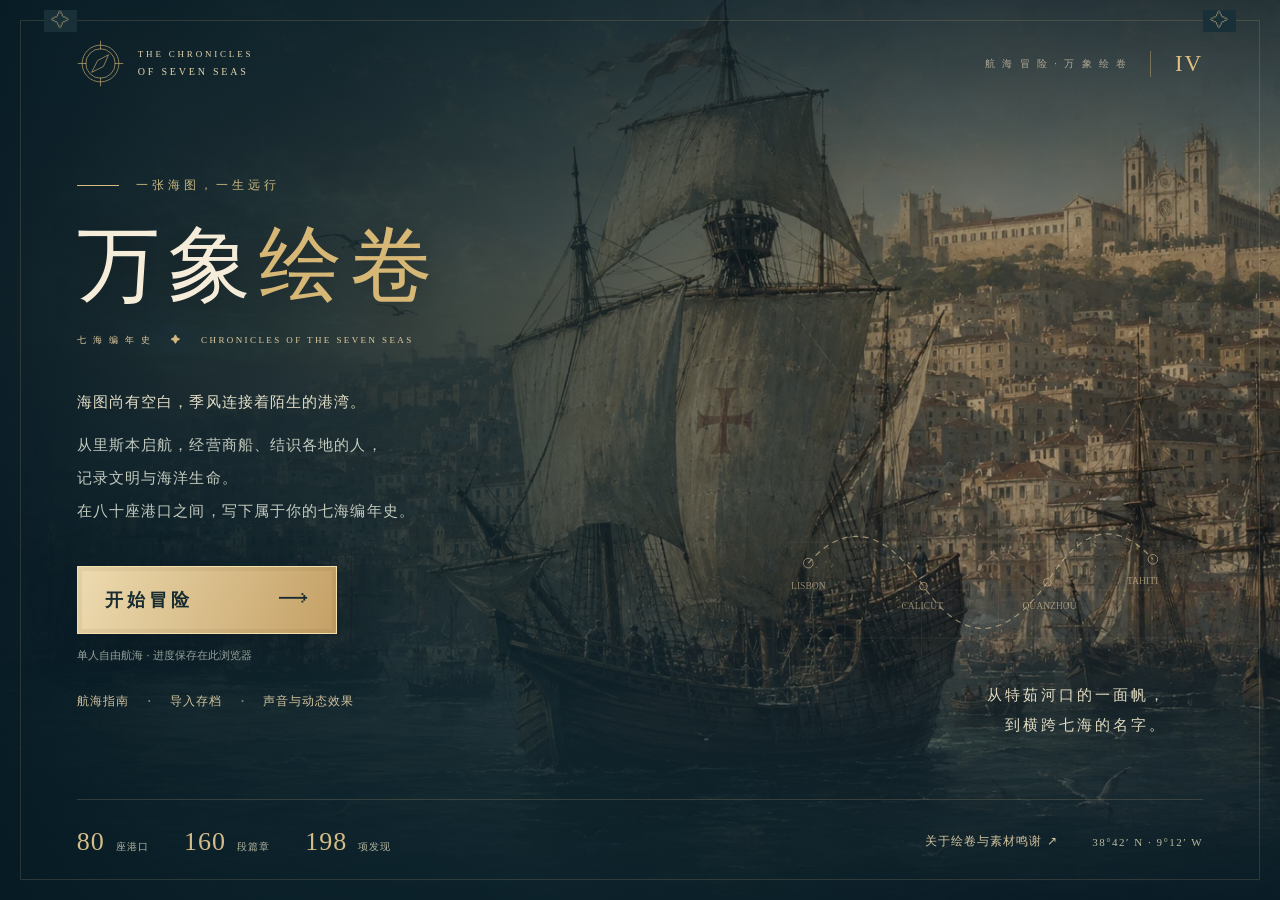
<file: preview-v41/index.html>
<!doctype html>
<html lang="zh-CN">
<head>
 <meta charset="utf-8"><meta name="viewport" content="width=device-width,initial-scale=1,viewport-fit=cover">
 <meta name="theme-color" content="#0b2028"><meta name="description" content="从里斯本启航，在80座港口之间经营商船、聆听历史、发现文明与海洋生命。免费单人航海冒险，本地保存进度。">
 <meta property="og:title" content="万象绘卷 · 七海编年史"><meta property="og:description" content="海图尚有空白，世界等待你的下一次扬帆。80座港口，160段城市篇章，198项发现。"><meta property="og:type" content="website"><meta property="og:image" content="assets/legacy-harbor.f3a52f6e3a164f05.webp">
 <title>万象绘卷 · 七海编年史</title><link rel="icon" href="data:image/svg+xml,%3Csvg xmlns='http://www.w3.org/2000/svg' viewBox='0 0 64 64'%3E%3Crect width='64' height='64' rx='14' fill='%230b2028'/%3E%3Ccircle cx='32' cy='32' r='24' fill='none' stroke='%23d3b574'/%3E%3Cpath d='M43 18 36 36 20 46 27 27Z' fill='%23d3b574'/%3E%3C/svg%3E">
 <style>:root{color-scheme:dark;--title-gold:#d9bb7d;--title-cream:#f2e9d5;--title-ink:#091b24;--title-serif:"Palatino Linotype","Songti SC","Noto Serif CJK SC","SimSun",serif}
*{box-sizing:border-box}[hidden]{display:none!important}body{margin:0;background:var(--title-ink);color:var(--title-cream)}body.at-title{overflow:auto!important;font-family:system-ui,"Microsoft YaHei",sans-serif}button,a,input{touch-action:manipulation}button{font:inherit}button:focus-visible,a:focus-visible,input:focus-visible{outline:2px solid #ffe1a0;outline-offset:5px}button:disabled{cursor:wait;opacity:.6}
.title-screen{position:relative;isolation:isolate;min-height:100svh;overflow:hidden;padding:40px 6vw 26px;background:#0b2028}.title-scene,.title-frame,.title-painting,.title-vignette,.title-water,.title-mist{position:absolute;inset:0;pointer-events:none}.title-scene{z-index:-2;overflow:hidden}.title-painting{background:url('assets/legacy-harbor.f3a52f6e3a164f05.webp') center 48%/cover no-repeat;animation:title-drift 32s ease-in-out infinite alternate;filter:saturate(.76);transform:scale(1.04)}.title-vignette{background:linear-gradient(90deg,#071b25f7 0%,#0a2029dc 21%,#0d242cab 42%,#1027301a 77%),linear-gradient(0deg,#071a24f5 0%,#081b2540 33%,#071c2233 70%,#061822b8 100%)}.title-water{inset:66% -20% -15%;background:repeating-linear-gradient(174deg,transparent 0 24px,#ffdfaf0d 25px,transparent 28px 56px);filter:blur(2px);animation:water-drift 13s linear infinite}.title-mist{inset:36% -30% -20%;opacity:.35;background:radial-gradient(ellipse at 28% 75%,#d8e6d755,transparent 45%),radial-gradient(ellipse at 70% 60%,#c2d9d535,transparent 39%);filter:blur(32px);animation:mist-drift 24s ease-in-out infinite alternate}.mist-two{animation-delay:-17s;animation-duration:39s;opacity:.3;transform:scaleX(-1)}.title-frame{inset:20px;border:1px solid #d7be812b;z-index:-1}.title-frame:before,.title-frame:after{content:'✧';position:absolute;top:-11px;color:#dfc58a88;background:#193038;padding:0 7px;font:19px Georgia}.title-frame:before{left:23px}.title-frame:after{right:23px}.title-masthead{display:flex;align-items:center;justify-content:space-between;gap:25px}.title-wordmark{display:flex;align-items:center;gap:14px;text-decoration:none;color:#e4d5ad;letter-spacing:2.8px;font:9px/1.8 Georgia}.title-wordmark svg{height:47px;width:47px;fill:none;stroke:#c9ad74;stroke-width:.9}.title-wordmark b{font-weight:400;font-size:10px}.title-edition{display:flex;align-items:center;gap:22px;color:#e4d9bbad;font-size:10px;letter-spacing:2px}.title-edition i{font:23px Georgia;color:#dfc082;border-left:1px solid #e1be7460;padding-left:24px}.title-content{max-width:650px;margin:7vh 0 6vh;position:relative}.title-kicker{display:flex;align-items:center;gap:17px;font-size:12px;letter-spacing:4px;color:#c9b880;margin-bottom:22px}.title-kicker>span{width:42px;height:1px;background:var(--title-gold)}.title-content h1{font:clamp(58px,6.5vw,100px)/1.18 var(--title-serif);letter-spacing:8px;margin:0 0 18px;color:#f5ecda;font-weight:500;text-shadow:0 5px 35px #0006}.title-content h1 span{color:#d6b775}.title-subtitle{font:9px/1.8 Georgia,serif;letter-spacing:2.4px;color:#e2cca0}.title-subtitle b{padding:0 14px;color:#d5b77d}.title-story{margin:32px 0 30px;color:#c3cbbf;font:15px/2.2 var(--title-serif);letter-spacing:1.1px}.title-story p{margin:0 0 10px}.title-story p:first-child{color:#e3dfc9}.title-primary-row{display:flex;align-items:center;gap:25px;flex-wrap:wrap}.title-screen button{cursor:pointer;border:0}.title-start{position:relative;min-width:260px;display:flex;align-items:center;justify-content:space-between;gap:70px;padding:18px 27px;background:linear-gradient(110deg,#eddbb0,#c4a065);color:#172b30;border:1px solid #f5dfab!important;font:18px var(--title-serif)!important;font-weight:600!important;letter-spacing:4px;box-shadow:0 12px 45px #020b1759,inset 0 0 0 4px #59422012;transition:transform .25s,box-shadow .25s}.title-start:hover{transform:translateY(-2px);box-shadow:0 12px 45px #d7b56a25}.title-start>span:last-child{font:30px/1 Georgia;letter-spacing:0}.title-minor,.title-actions button,.title-footer button{padding:8px 0;background:none;color:#d2c39f;font-size:12px;letter-spacing:1px}.title-minor{text-decoration:underline;text-underline-offset:6px}.title-status{font-size:11px;line-height:1.7;color:#a8b3a9;margin:13px 0 19px;min-height:18px}.title-status.problem{color:#f0c496}.title-actions{display:flex;align-items:center;gap:18px;flex-wrap:wrap}.title-actions span{color:#76837c}.title-actions button:hover,.title-footer button:hover,.title-minor:hover{color:#ffe6b0}.title-save{display:flex;gap:14px;align-items:center;border-left:1px solid #cfb98066;padding:5px 0 5px 14px;margin:0 0 24px;color:#e4dabf}.title-save strong{font:15px var(--title-serif)}.title-save p{margin:6px 0 0;font-size:11px;color:#a4b5ae}.save-sigil{font:30px Georgia;color:var(--title-gold)}.title-chart{position:absolute;right:7vw;bottom:160px;width:min(33vw,440px);color:#e9d1a094}.title-chart svg{width:100%;height:auto}.chart-grid{opacity:.22;stroke-width:.6}.chart-route{stroke-dasharray:6 5;stroke-width:1.2;animation:route-flow 15s linear infinite}.title-chart p{text-align:right;font:15px/2 var(--title-serif);letter-spacing:3px;margin:0 23px 0 0;color:#e0dac2}.title-footer{display:flex;align-items:center;gap:34px;border-top:1px solid #cbb67e33;padding-top:25px;font-size:10px;color:#b2b49e;letter-spacing:1px}.title-counts{display:flex;gap:35px;flex:1}.title-counts span{white-space:nowrap}.title-counts b{font:26px Georgia;color:#d3bc87;padding-right:7px}.title-coordinate{font:11px Georgia;letter-spacing:1.5px;color:#b9bba0}.title-transition{position:fixed;inset:0;z-index:10000;display:flex;flex-direction:column;justify-content:center;align-items:center;background:radial-gradient(ellipse,#243c43,#081922 70%);color:#ead8ad}.transition-rose{font:90px Georgia;animation:rose-turn 9s linear infinite}.title-transition p{font:24px var(--title-serif);letter-spacing:7px}.title-transition small{color:#9baaa4;letter-spacing:3px}.title-dialog{padding:25px 30px 30px;max-width:min(620px,calc(100vw - 32px));max-height:85svh;border:1px solid #ac925a;background:linear-gradient(140deg,#213841,#11262f);color:#e5dfc9;box-shadow:0 25px 100px #000a;font-size:14px;line-height:1.9}.title-dialog::backdrop{background:#04121be6;backdrop-filter:blur(8px)}.title-dialog-head{display:flex;justify-content:space-between;align-items:center;color:#bca879;font-size:10px;letter-spacing:3px}.title-dialog button{cursor:pointer;background:transparent;color:#e2c78f;border:1px solid #ba9e615e;padding:10px 16px;margin:6px 6px 0 0;font:inherit}.title-dialog-head button{border:0;font-size:28px;padding:0 5px;margin:0}.title-dialog h2{font:26px var(--title-serif);color:#f0dfb8;letter-spacing:2px}.title-dialog h3{font:17px var(--title-serif);margin:20px 0 5px;color:#e0c995}.title-dialog p{color:#b7c7bf}.title-dialog ol{padding-left:22px}.title-dialog li{padding-left:6px;margin:13px 0}.title-dialog a{color:#ead2a0}.title-dialog .launch-confirm{background:#cfb27a;color:#112630}.title-dialog label{display:flex;align-items:center;gap:14px;padding:17px 0;border-bottom:1px solid #aeb9a51c;cursor:pointer}.title-dialog input{accent-color:#cfb27a;width:20px;height:20px;flex:none}.title-dialog label small{display:block;color:#9cafa7;font-size:12px}.title-noscript{position:fixed;bottom:0;left:0;right:0;padding:20px;background:#132933;z-index:20000;text-align:center}.at-title #toasts,.at-title .world-fx,.at-title #discoveryNotice{display:none!important}.at-title #gameRoot{display:none!important}#gameRoot{height:100dvh}.title-paused .title-screen *,.title-paused .title-transition *,.title-static .title-screen *,.title-static .title-transition *{animation-play-state:paused!important}.title-static .title-painting{transform:none}.title-static .title-mist,.title-static .title-water{display:none}
@keyframes title-drift{from{transform:scale(1.04) translateX(0)}to{transform:scale(1.09) translateX(-1%)}}@keyframes mist-drift{from{translate:-5% 0}to{translate:8% -3%}}@keyframes water-drift{to{transform:translateY(56px) translateX(30px)}}@keyframes route-flow{to{stroke-dashoffset:-220}}@keyframes rose-turn{to{transform:rotate(360deg)}}
@media(min-height:900px) and (min-width:1000px){.title-content{margin-top:10vh;margin-bottom:9vh}.title-story{margin-top:38px;margin-bottom:38px}}
@media(max-width:1050px){.title-chart{width:31vw;bottom:175px;opacity:.8}.title-coordinate{display:none}.title-content{max-width:590px}.title-vignette{background:linear-gradient(90deg,#071b25f7,#0a2029d0 38%,#0d242c55),linear-gradient(0deg,#071a24 0%,transparent 90%)}}
@media(max-width:700px){.title-screen{padding:27px 26px 25px;min-height:100svh}.title-frame{inset:12px}.title-masthead{gap:12px}.title-wordmark{gap:10px;font-size:7px;letter-spacing:1.8px}.title-wordmark b{font-size:8px}.title-wordmark svg{width:36px;height:36px}.title-edition{font-size:8px;letter-spacing:0;gap:10px}.title-edition i{padding-left:10px;font-size:20px}.title-painting{background-position:60% center}.title-vignette{background:linear-gradient(90deg,#071b25ef,#0a2029a6),linear-gradient(0deg,#071a24 0%,#071a24aa 28%,transparent 100%)}.title-content{margin:8vh 0 40px;max-width:none}.title-kicker{font-size:10px;letter-spacing:3px;margin-bottom:22px}.title-content h1{font-size:62px;letter-spacing:5px;margin-bottom:18px}.title-subtitle{font-size:7px;letter-spacing:1.2px}.title-subtitle b{padding:0 7px}.title-story{font-size:14px;line-height:2.2;letter-spacing:.5px;margin:27px 0}.title-start{min-width:245px;width:100%;padding:17px 23px;font-size:17px!important}.title-primary-row{gap:9px}.title-minor{font-size:11px}.title-actions{gap:12px}.title-actions button{font-size:11px}.title-chart{display:none}.title-footer{gap:16px;flex-wrap:wrap;padding-top:19px}.title-counts{gap:18px;flex-basis:100%;justify-content:space-between}.title-counts b{font-size:24px}.title-footer button{font-size:10px}.title-status{font-size:10px}.desktop-break{display:none}.title-dialog{padding:20px}.title-save{margin-bottom:18px}.title-save strong{font-size:14px}}
@media(prefers-reduced-motion:reduce){.title-screen *,.title-transition *{animation:none!important;transition:none!important}.title-mist,.title-water{display:none}}
</style>
 <link id="deferredGameStyles">
</head>
<body class="at-title">
 <section id="titleScreen" class="title-screen" aria-labelledby="adventureTitle">
  <div class="title-scene" aria-hidden="true"><div class="title-painting"></div><div class="title-water"></div><div class="title-mist mist-one"></div><div class="title-mist mist-two"></div><div class="title-vignette"></div></div>
  <div class="title-frame" aria-hidden="true"></div>
  <header class="title-masthead"><a class="title-wordmark" href="#adventureTitle"><svg viewBox="0 0 64 64" aria-hidden="true"><circle cx="32" cy="32" r="25"/><circle cx="32" cy="32" r="20"/><path d="M32 1v12m0 38v12M1 32h12m38 0h12M43 20 36 36 20 44 28 28Z"/></svg><span>THE CHRONICLES<br><b>OF SEVEN SEAS</b></span></a><span class="title-edition">航 海 冒 险 · 万 象 绘 卷 <i>IV</i></span></header>
  <main class="title-content">
   <p class="title-kicker"><span></span> 一张海图，一生远行</p>
   <h1 id="adventureTitle">万象<span>绘卷</span></h1>
   <p class="title-subtitle">七 海 编 年 史 <b>✦</b> CHRONICLES OF THE SEVEN SEAS</p>
   <div class="title-story"><p>海图尚有空白，季风连接着陌生的港湾。</p><p>从里斯本启航，经营商船、结识各地的人，<br class="desktop-break">记录文明与海洋生命。<br>在八十座港口之间，写下属于你的七海编年史。</p></div>
   <div class="title-save" id="titleSave" hidden><span class="save-sigil">✧</span><div><strong id="titleSaveLabel"></strong><p id="titleSaveDetail"></p></div></div>
   <div class="title-primary-row"><button id="startAdventure" class="title-start"><span id="startLabel">开始冒险</span><span aria-hidden="true">⟶</span></button><button id="newAdventure" class="title-minor" hidden>开始新冒险</button></div>
   <p id="titleStatus" class="title-status" role="status" aria-live="polite">单人自由航海 · 进度保存在此浏览器</p>
   <nav class="title-actions" aria-label="冒险准备"><button data-title="guide">航海指南</button><span>·</span><button data-title="import">导入存档</button><span>·</span><button data-title="preferences">声音与动态效果</button></nav>
  </main>
  <aside class="title-chart" aria-label="航海世界"><svg viewBox="0 0 440 190" aria-hidden="true"><g fill="none" stroke="currentColor"><path class="chart-grid" d="M20 50h400M20 100h400M20 150h400M80 20v150m80-150v150m80-150v150m80-150v150m80-150v150"/><path class="chart-route" d="M42 72Q100 6 162 96T291 92Q344 5 401 68"/><circle cx="42" cy="72" r="5"/><circle cx="162" cy="96" r="4"/><circle cx="291" cy="92" r="4"/><circle cx="401" cy="68" r="5"/></g><g fill="currentColor" font-size="10" font-family="Georgia"><text x="24" y="99">LISBON</text><text x="139" y="120">CALICUT</text><text x="265" y="120">QUANZHOU</text><text x="374" y="94">TAHITI</text></g></svg><p>从特茹河口的一面帆，<br>到横跨七海的名字。</p></aside>
  <footer class="title-footer"><div class="title-counts"><span><b>80</b> 座港口</span><span><b>160</b> 段篇章</span><span><b>198</b> 项发现</span></div><button data-title="credits">关于绘卷与素材鸣谢 ↗</button><span class="title-coordinate">38°42′ N · 9°12′ W</span></footer>
 </section>
 <div id="gameRoot" hidden></div><template id="gameTemplate"><div class="app">
 <header class="topbar">
  <div class="brand"><div class="brand-mark" data-icon="compass"></div><div><h1>大航海时代<span>风与黄金</span></h1><p>THE AGE OF SAIL <b>·</b> WINDS & GOLD</p></div></div>
  <div class="resource-strip"><div class="resource money"><i data-icon="coin"></i><div><small>持有金币</small><strong id="gold">6,000</strong></div><span class="unit">G</span></div><div class="resource"><i data-icon="anchor"></i><div><small>航海补给</small><strong id="supplies">160 <em>/ 240</em></strong></div></div><div class="resource"><i data-icon="crew"></i><div><small>船员 / 士气</small><strong id="crew">24 <em>/ 86%</em></strong></div></div><div class="resource fame"><i data-icon="star"></i><div><small>航海声望</small><strong id="fame">0</strong></div></div></div>
  <div class="header-actions"><button class="icon-btn" id="soundButton" title="开启海风与音乐" aria-label="开启声音" data-icon="soundoff"></button><button class="icon-btn" id="saveButton" title="保存航程" aria-label="保存游戏" data-icon="save"></button><button class="icon-btn" id="helpButton" title="航海指南" aria-label="打开帮助" data-icon="help"></button></div>
 </header>
 <div class="workspace">
  <nav class="navrail" aria-label="主导航"><button class="nav-item active" data-view="map"><i data-icon="map"></i><span>海图</span></button><button class="nav-item" data-view="trade"><i data-icon="trade"></i><span>贸易</span></button><button class="nav-item" data-view="fleet"><i data-icon="ship"></i><span>舰队</span></button><button class="nav-item" data-view="quests"><i data-icon="scroll"></i><span>委托</span></button><button class="nav-item" data-view="journal"><i data-icon="book"></i><span>日志</span></button><div class="nav-spacer"></div><button class="nav-item" id="settingsButton"><i data-icon="settings"></i><span>设置</span></button><div class="rail-year">15<br>00</div></nav>
  <aside class="port-panel">
   <div class="section-label"><span>当前停泊港</span><span class="live-dot">港内</span></div>
   <div class="harbor-art"><img src="assets/legacy-harbor.f3a52f6e3a164f05.webp" alt="晨光中停泊在里斯本港的帆船"/><div class="art-shade"></div><span class="port-coordinate" id="portCoordinate">38°42′ N · 9°12′ W</span><div class="port-title"><span id="portNation">葡萄牙王国</span><h2 id="portName">里斯本</h2><p id="portEnglish">LISBON</p></div></div>
   <div class="port-body"><p id="portDescription" class="port-desc"></p><div class="port-meta"><span><i data-icon="trade"></i> 特产</span><strong id="portSpecial">葡萄酒</strong></div><div class="port-meta"><span><i data-icon="wind"></i> 今日海况</span><strong id="weatherText">东北风 · 风平浪静</strong></div>
   <div class="section-label facility-title">港口设施 <span>PORT SERVICES</span></div>
   <button class="facility" data-action="trade"><i data-icon="trade"></i><div><strong>交易所</strong><span>买卖货物 · 寻找商机</span></div><b>›</b></button>
   <button class="facility" data-action="shipyard"><i data-icon="ship"></i><div><strong>造船厂</strong><span>修理船体 · 改装船只</span></div><b>›</b></button>
   <button class="facility" data-action="tavern"><i data-icon="tavern"></i><div><strong>酒馆</strong><span>招募船员 · 打听消息</span></div><b>›</b></button>
   <button class="supply-button" id="supplyButton"><i data-icon="anchor"></i><span>补满航海物资</span><b id="supplyCost">240 G</b></button>
   </div><div class="captain-mini"><div class="captain-seal">A</div><div><strong>阿尔瓦罗 · 德·索萨</strong><span id="captainRank">初出茅庐的航海家</span></div><span class="captain-star">✦</span></div>
  </aside>
  <main class="map-workspace">
   <div class="map-header"><div><i data-icon="map"></i><span>世界海图</span><small>CHARTA MARINA</small></div><button id="portListButton" class="text-button">港口索引 <i data-icon="chevron"></i></button></div>
   <div class="map-stage" id="mapStage"><canvas id="worldMap" aria-label="世界海图，可拖动缩放并点击港口选择航线"></canvas>
    <div class="map-topline"><span><b class="live-dot"></b> <span id="seaLocation">北大西洋 · 东部海域</span></span><span id="discoveryCount">已发现 1 / 21 港口</span></div>
    <div class="tutorial" id="tutorial"><i data-icon="compass"></i><div><strong>世界在海的另一边。</strong><p>点击海图上的港口，规划你的第一段航程。</p></div><button id="dismissTutorial" aria-label="关闭提示">×</button></div>
    <div class="map-legend"><span><b class="legend-dot home"></b> 当前港口</span><span><b class="legend-dot known"></b> 已发现</span><span><b class="legend-dot unknown"></b> 未探索</span></div>
    <div class="zoom-controls"><button id="zoomIn" aria-label="放大地图">＋</button><button id="zoomOut" aria-label="缩小地图">−</button><span></span><button id="centerMap" aria-label="定位船只" title="定位船只" data-icon="target"></button><button id="worldView" aria-label="世界全图" title="世界全图" data-icon="globe"></button></div>
    <div class="map-scale"><span></span><small id="mapScale">500 海里</small></div>
    <div id="mapTooltip" class="map-tooltip" hidden></div>
    <div class="voyage-banner" id="voyageBanner" hidden><div class="voyage-heading"><i data-icon="ship"></i><strong id="voyageTitle">正在航行</strong><button id="pauseVoyage" title="暂停航行">暂停</button><button id="speedVoyage" title="航行速度">1×</button></div><div class="progress-track"><span id="voyageProgress"></span></div><p id="voyageStatus"></p></div>
   </div>
   <section class="route-panel" id="routePanel"><div class="route-info"><div class="eyebrow">下一段旅程 <span id="routeRegion">选择目的地</span></div><div class="route-names"><span id="routeFrom">里斯本</span><i data-icon="route"></i><strong id="routeTo">驶向未知</strong></div><p id="routeHint">点击港口，或从港口索引中选择目的地</p></div><div class="route-metrics"><div><small>预计航程</small><strong id="routeDays">—<em> 天</em></strong></div><div><small>消耗补给</small><strong id="routeSupply">—<em> 单位</em></strong></div></div><button class="primary sail-button" id="sailButton" disabled><i data-icon="ship"></i><span>扬帆起航</span><b>→</b></button></section>
  </main>
  <aside class="right-panel"><section class="date-card"><span class="eyebrow">船长历</span><div><strong id="gameDate">1500 年 6 月 1 日</strong><i data-icon="sun"></i></div><p><span id="dayCount">旅程第 1 天</span><span id="season">夏 · 顺风时节</span></p></section>
   <section class="ship-card"><div class="section-label">旗舰 <button class="text-button" data-action="fleet">详情 ↗</button></div><div class="ship-art" id="shipArt"></div><h3>圣加布里埃尔号</h3><p class="ship-type">CARAVEL <span>轻型卡拉维尔帆船</span></p><div class="stat-row"><span>船体耐久</span><strong id="hullLabel">100 / 100</strong></div><div class="meter"><span id="hullBar"></span></div><div class="stat-row cargo-stat"><span>货舱占用</span><strong id="cargoLabel">0 / 80</strong></div><div class="meter gold-meter"><span id="cargoBar"></span></div><div class="ship-mini-stats"><span><i data-icon="wind"></i><b id="shipSpeed">8.0</b> 节</span><span><i data-icon="battle"></i><b id="shipGuns">8</b> 门炮</span></div></section>
   <section class="quest-preview"><div class="section-label">航海委托 <button class="text-button" data-action="quests">全部 ↗</button></div><div id="nextQuest"></div></section>
   <section class="log-preview"><div class="section-label">航海日志 <i data-icon="book"></i></div><div id="recentLogs"></div></section>
   <div class="right-footer"><span class="live-dot">自动记录航程</span><span>✧</span></div>
  </aside>
 </div>
 <footer class="statusbar"><span><b>✦</b> 愿季风与你同在，船长。</span><span id="statusMessage">拖动探索海图 · 滚轮缩放 · 空格暂停航行</span><span>风与黄金 <b>·</b> 1.0</span></footer>
</div>
<div class="modal-overlay" id="modalOverlay" hidden><section class="modal" id="modal" role="dialog" aria-modal="true" aria-labelledby="modalTitle"><div class="modal-header"><div><span class="eyebrow" id="modalEyebrow">CAPTAIN'S DESK</span><h2 id="modalTitle"></h2></div><button class="icon-btn close-modal" id="closeModal" aria-label="关闭窗口">×</button></div><div id="modalBody" class="modal-body"></div></section></div>
<div id="toasts" class="toasts" role="status" aria-live="polite"></div>
<input type="file" id="importFile" accept="application/json,.json" hidden></template>
 <div class="title-transition" id="titleTransition" hidden aria-live="polite"><div class="transition-rose">✧</div><p>正在展开海图</p><small>愿季风与你同在，船长。</small></div>
 <dialog id="titleDialog" class="title-dialog" aria-labelledby="titleDialogHeading"><div class="title-dialog-head"><span>启 航 之 前</span><button id="closeTitleDialog" aria-label="关闭">×</button></div><h2 id="titleDialogHeading"></h2><div id="titleDialogBody"></div></dialog>
 <input id="titleImport" type="file" accept="application/json,.json" hidden>
 <noscript><div class="title-noscript">这段航海冒险需要启用 JavaScript。启用后重新打开页面即可开始。</div></noscript>
 
 <script id="runtimeConfig" type="application/json">{"version":4,"release":"4.1","ports":{"lisbon":"里斯本","seville":"塞维利亚","madeira":"马德拉","london":"伦敦","amsterdam":"阿姆斯特丹","marseille":"马赛","venice":"威尼斯","athens":"雅典","alexandria":"亚历山大","canary":"加那利","elmina":"埃尔米纳","cape":"好望角","zanzibar":"桑给巴尔","calicut":"卡利卡特","goa":"果阿","malacca":"马六甲","macau":"澳门","nagasaki":"长崎","santo":"圣多明各","havana":"哈瓦那","azores":"亚速尔","ceuta":"休达","guangzhou":"广州","zhangzhou":"漳州月港","fuzhou":"福州","wenzhou":"温州","ningbo":"宁波","hangzhou":"杭州湾","shanghai":"上海浦","dengzhou":"登州","haikou":"海口","hakata":"博多","hirado":"平户","kagoshima":"鹿儿岛","shimonoseki":"下关","osaka":"大坂","edo":"江户","naha":"那霸","porto":"波尔图","bordeaux":"波尔多","plymouth":"普利茅斯","dublin":"都柏林","bergen":"卑尔根","copenhagen":"哥本哈根","stockholm":"斯德哥尔摩","danzig":"但泽","genoa":"热那亚","naples":"那不勒斯","tunis":"突尼斯","algiers":"阿尔及尔","istanbul":"伊斯坦布尔","rhodes":"罗得岛","beirut":"贝鲁特","mogadishu":"摩加迪沙","mombasa":"蒙巴萨","kilwa":"基尔瓦","mozambiquePort":"莫桑比克岛","aden":"亚丁","muscat":"马斯喀特","hormuz":"霍尔木兹","surat":"苏拉特","cochin":"科钦","galle":"加勒","aceh":"亚齐","bantam":"万丹","manila":"马尼拉","ternate":"特尔纳特","quanzhou":"泉州","sakai":"堺","salvador":"萨尔瓦多","rio":"里约热内卢","buenos":"布宜诺斯艾利斯","cartagena":"卡塔赫纳","veracruz":"韦拉克鲁斯","sanjuan":"圣胡安","stjohn":"圣约翰斯","valparaiso":"瓦尔帕莱索","callao":"卡亚俄","ushuaia":"火地岛锚地","tahiti":"塔希提"},"style":"assets/game.f551a068bfeb8ff8.css","runtime":"assets/game.719a014fe2f2b0f4.js"}</script><script>/* The title reads summaries only. No game code, time or autosave before entry. */
(()=>{
 'use strict';
 const config=JSON.parse(document.getElementById('runtimeConfig').textContent),SAVE='winds-and-gold-save-v1',PREF='seven-seas-preferences-v4';
 const $=id=>document.getElementById(id),dialog=$('titleDialog');
 let prefs={sound:false,motion:!matchMedia('(prefers-reduced-motion: reduce)').matches,instantText:false},snapshot=null,loading=false,runtimePromise=null,pendingImport=null,storageReadable=true;
 const diagnostics=window.VoyageDiagnostics={version:4,errors:[],resources:[],runtimeLoads:0,entries:0};
 window.addEventListener('error',e=>{if(e.target!==window){diagnostics.resources.push({tag:e.target.tagName,url:e.target.src||e.target.href||''});}else diagnostics.errors.push(String(e.message));},true);
 window.addEventListener('unhandledrejection',e=>diagnostics.errors.push(String(e.reason?.message||e.reason)));
 try{const saved=JSON.parse(localStorage.getItem(PREF)||'null');if(saved)for(const key of Object.keys(prefs))if(typeof saved[key]==='boolean')prefs[key]=saved[key];}catch{}
 function applyPreferences(){document.body.classList.toggle('title-static',!prefs.motion);}
 function setPreference(key,value){if(!(key in prefs))return;prefs[key]=!!value;applyPreferences();try{localStorage.setItem(PREF,JSON.stringify(prefs));}catch{}}
 function status(text,problem=false){$('titleStatus').textContent=text;$('titleStatus').classList.toggle('problem',problem);}
 function readSnapshot(){
  let raw;try{raw=localStorage.getItem(SAVE);storageReadable=true;}catch{storageReadable=false;return{error:'此浏览器暂不允许读取本地存档。进入后请使用导出功能保存航程。',raw:null};}
  if(!raw)return null;
  try{const data=JSON.parse(raw);if(!data||!config.ports[data.port]||!Number.isFinite(data.day)||!Array.isArray(data.visited))throw Error();return{raw,data};}
  catch{return{raw,error:'旧存档未能读取，原始数据已保留。你可以先导出备份，再导入存档或开始新冒险。'};}
 }
 function refreshTitle(){
  snapshot=readSnapshot();$('titleSave').hidden=!snapshot?.data;$('newAdventure').hidden=!snapshot?.data;
  $('startLabel').textContent=snapshot?.data?'继续航程':snapshot?.error&&snapshot.raw?'处理旧存档':'开始冒险';
  if(snapshot?.data){const s=snapshot.data;const date=new Date(Date.UTC(1500,5,1+s.day));$('titleSaveLabel').textContent=(s.voyage?'海上 · 前往 '+(config.ports[s.voyage.to]||'目的地'):'停泊 · '+config.ports[s.port]);$('titleSaveDetail').textContent=date.getUTCFullYear()+' 年 '+(date.getUTCMonth()+1)+' 月 '+date.getUTCDate()+' 日 · 已到访 '+s.visited.length+' / 80 港口';}
  status(snapshot?.error||'单人自由航海 · 进度保存在此浏览器',!!snapshot?.error);
 }
 function showDialog(title,html){$('titleDialogHeading').textContent=title;$('titleDialogBody').innerHTML=html;if(!dialog.open)dialog.showModal();}
 function downloadRaw(raw,name='七海编年史-存档备份.json'){if(!raw){status('暂无可导出的本地存档。');return;}const url=URL.createObjectURL(new Blob([raw],{type:'application/json'})),a=document.createElement('a');a.href=url;a.download=name;a.click();setTimeout(()=>URL.revokeObjectURL(url),2000);}
 function backupBeforeReplace(){let raw;try{raw=localStorage.getItem(SAVE);}catch{return;}if(!raw)return;try{localStorage.setItem(SAVE+'-backup-'+Date.now(),raw);}catch{throw Error('浏览器无法保存覆盖前的备份。请先导出原存档并释放本地存储空间，再继续。');}}
 function confirmNew(){showDialog('让新的航程翻开第一页',`<p>新冒险将从里斯本开始，并替代此网址的当前存档。你可以先导出备份，之后随时导入继续原来的航程。</p><p>确认后也会在浏览器内保留一份覆盖前备份。</p><button data-title="export">导出原存档</button><button data-title="cancel">保留原航程</button><button class="launch-confirm" data-title="confirm-new">确认开始新冒险</button>`);}
 async function loadRuntime(){
  if(window.SailingRuntime)return;
  if(runtimePromise)return runtimePromise;
  diagnostics.runtimeLoads++;
  runtimePromise=(async()=>{
   if(!$('gameRoot').childElementCount)$('gameRoot').append($('gameTemplate').content.cloneNode(true));
   const style=$('deferredGameStyles');if(style?.tagName==='TEMPLATE'){document.head.append(style.content.cloneNode(true));style.remove();}
   else if(style){await new Promise((resolve,reject)=>{if(style.dataset.loaded)return resolve();style.onload=()=>{style.dataset.loaded='1';resolve();};style.onerror=()=>reject(Error('游戏样式加载失败，请重试。'));style.rel='stylesheet';style.href=config.style;});}
   // Artwork custom properties are consumed in inline styles. Resolve their URLs
   // against the external stylesheet once, so both CSS and inline users agree.
   if(config.style){const root=document.documentElement,computed=getComputedStyle(root),base=new URL(config.style,document.baseURI);for(let i=0;i<computed.length;i++){const name=computed[i];if(!name.startsWith('--art-'))continue;const value=computed.getPropertyValue(name),match=value.match(/url\(["']?([^"')]+)["']?\)/);if(match)root.style.setProperty(name,`url("${new URL(match[1],base).href}")`);}}
   await new Promise((resolve,reject)=>{const inline=$('deferredGameRuntime'),script=document.createElement('script');script.id='activeGameRuntime';if(inline){script.textContent=inline.textContent;document.body.append(script);resolve();}else{script.src=config.runtime;script.onload=resolve;script.onerror=()=>{script.remove();reject(Error('游戏内容加载失败，请检查连接后重试。'));};document.body.append(script);}});
   if(!window.SailingRuntime)throw Error('游戏未能初始化，请刷新重试。原存档未被修改。');
  })();
  try{await runtimePromise;}catch(error){runtimePromise=null;throw error;}
 }
 async function enter(mode){
  if(loading)return;loading=true;$('startAdventure').disabled=true;$('newAdventure').disabled=true;
  status('正在准备你的航程…');$('titleTransition').hidden=false;if(dialog.open)dialog.close();
  try{
   await loadRuntime();
   // Read again after loading, in case another tab saved while assets arrived.
   let candidate=null;if(mode==='continue'||mode==='first'){const latest=readSnapshot();if(mode==='continue'||latest){if(!latest?.data)throw Error(latest?.error||'没有可继续的存档。');candidate=window.SailingRuntime.validate(latest.data);}}
   if(mode==='import'){if(!pendingImport)throw Error('尚未选择存档。');candidate=window.SailingRuntime.validate(pendingImport);}
   if(mode==='new'||mode==='import')backupBeforeReplace();
   if(prefs.motion)await new Promise(resolve=>setTimeout(resolve,450));
   $('gameRoot').hidden=false;document.body.classList.remove('at-title');
   window.SailingRuntime.start(candidate,prefs);diagnostics.entries++;pendingImport=null;
   $('titleScreen').hidden=true;document.body.classList.add('title-paused');
   document.getElementById('portListButton')?.focus();
  }catch(error){$('gameRoot').hidden=true;document.body.classList.add('at-title');$('titleScreen').hidden=false;status(error.message,true);if(mode==='continue')showDialog('存档需要处理',`<p>完整校验没有通过。原始存档仍然保留，建议先导出，再尝试其他存档。</p><button data-title="export">导出原存档</button><button data-title="new">开始新冒险</button><button data-title="cancel">返回标题</button>`);}
  finally{loading=false;$('startAdventure').disabled=false;$('newAdventure').disabled=false;$('titleTransition').hidden=true;}
 }
 function preferences(){showDialog('按照你的节奏启航',`<p>声音由你主动开启。浏览器暂时不能播放时，也不影响冒险。</p><label><input type="checkbox" data-pref="sound" ${prefs.sound?'checked':''}><span>海风与航海音乐<small>进入航程后播放，可随时在右上角关闭</small></span></label><label><input type="checkbox" data-pref="motion" ${prefs.motion?'checked':''}><span>海雾、航线与过渡动画<small>关闭后保留静态主景，系统的减少动态效果设置也会生效</small></span></label><label><input type="checkbox" data-pref="instantText" ${prefs.instantText?'checked':''}><span>对话直接显示整句<small>也可随时展开当前话题的完整内容</small></span></label>`);}
 const actions={
  guide:()=>showDialog('第一段冒险，从这里开始',`<ol><li><strong>聆听城市篇章。</strong>抵港后打开“城市篇章”，与当地人物交谈，亲自接下委托。</li><li><strong>备好补给。</strong>港口的“补满航海物资”可购买食物与淡水；造船厂可以修理与升级。</li><li><strong>组织考察。</strong>在港口设施或任务目标旁进入。每次通常消耗一天、四补给，开始前会列明费用和值勤影响；结束后查看实际结果与章节进度。</li><li><strong>规划航线，扬帆出航。</strong>点击海图港口或“港口索引”。空格暂停航行；窄屏可从索引打开当前港口服务。</li><li><strong>递交与收藏。</strong>目标完成后回到篇章递交。图鉴、成就和人物册会记录沿途收获。完整对话只展示当前话题，不会替你接任务或领取奖励。</li></ol><p>此游戏以历史资料和原创剧情构成自由航海世界，跨时代图像与札记均有说明。存档保存在当前浏览器；换网址或设备时，请导出再导入。</p>`),
  preferences,import:()=>$('titleImport').click(),export:()=>{let raw;try{raw=localStorage.getItem(SAVE);}catch{}downloadRaw(raw);},new:confirmNew,'confirm-new':()=>enter('new'),cancel:()=>dialog.close(),
  'confirm-import':()=>enter('import'),
  credits:()=>showDialog('每一幅绘卷，都有来处',`<p>万象绘卷 · 七海编年史 v4，是一款以历史港口、海上贸易与探索收藏为主题的原创单人网页游戏。</p><p>收录 80 座港口、160 段篇章、198 项图鉴、39 项成就和 92 条人物图像映射。城市四类长篇话题附有史料来源；人物与委托属于原创叙事，后世史实另作札记。</p><p>开场海港为项目保留的 AI 辅助原创绘画。画册使用公有领域或按许可标注的历史画作、照片及原创素材；部分人物的艺术借用差异有单独说明。</p><p>进入游戏，在人物册、图鉴详情与“画作与致谢”中可查看作者、原作、许可及借用说明。在线与离线版本使用同一份游戏源码。</p>`)
 };
 $('startAdventure').addEventListener('click',()=>{snapshot=readSnapshot();if(snapshot?.raw&&snapshot.error)confirmNew();else enter(snapshot?.data?'continue':'first');});
 $('newAdventure').addEventListener('click',confirmNew);$('closeTitleDialog').addEventListener('click',()=>dialog.close());
 document.addEventListener('click',event=>{const button=event.target.closest('button[data-title]');if(button&&!button.disabled&&!loading)actions[button.dataset.title]?.();});
 document.addEventListener('change',event=>{const key=event.target.dataset.pref;if(key)setPreference(key,event.target.checked);});
 $('titleImport').addEventListener('change',async event=>{const file=event.target.files[0];event.target.value='';if(!file)return;try{if(file.size>2000000)throw Error('请选择游戏导出的 JSON 存档（不超过 2 MB）。');const candidate=JSON.parse(await file.text());if(!candidate||!config.ports[candidate.port]||!Number.isFinite(candidate.day))throw Error('文件不含可识别的航程摘要。');pendingImport=candidate;showDialog('接续另一段航程',`<p>导入后会替代当前存档，确认时将进行完整校验并保留覆盖前备份。</p><p id="importSummary"></p><button data-title="export">先导出原存档</button><button data-title="cancel">取消</button><button class="launch-confirm" data-title="confirm-import">确认导入并继续</button>`);$('importSummary').textContent=config.ports[candidate.port]+' · 旅程第 '+(candidate.day+1)+' 天';}catch(error){pendingImport=null;status('导入失败：'+error.message,true);}});
 document.addEventListener('visibilitychange',()=>document.body.classList.toggle('title-paused',document.hidden||$('titleScreen').hidden));
 window.addEventListener('storage',event=>{if(event.key===SAVE&&!$('titleScreen').hidden)refreshTitle();});
 window.VoyageTitle={setPreference,returnToTitle(){if(!window.SailingRuntime?.pause())return;document.body.classList.add('at-title');document.body.classList.toggle('title-paused',document.hidden);$('gameRoot').hidden=true;$('titleScreen').hidden=false;refreshTitle();$('startAdventure').focus();},preferences:()=>({...prefs})};
 applyPreferences();refreshTitle();
})();
</script>
</body>
</html>
</file>
